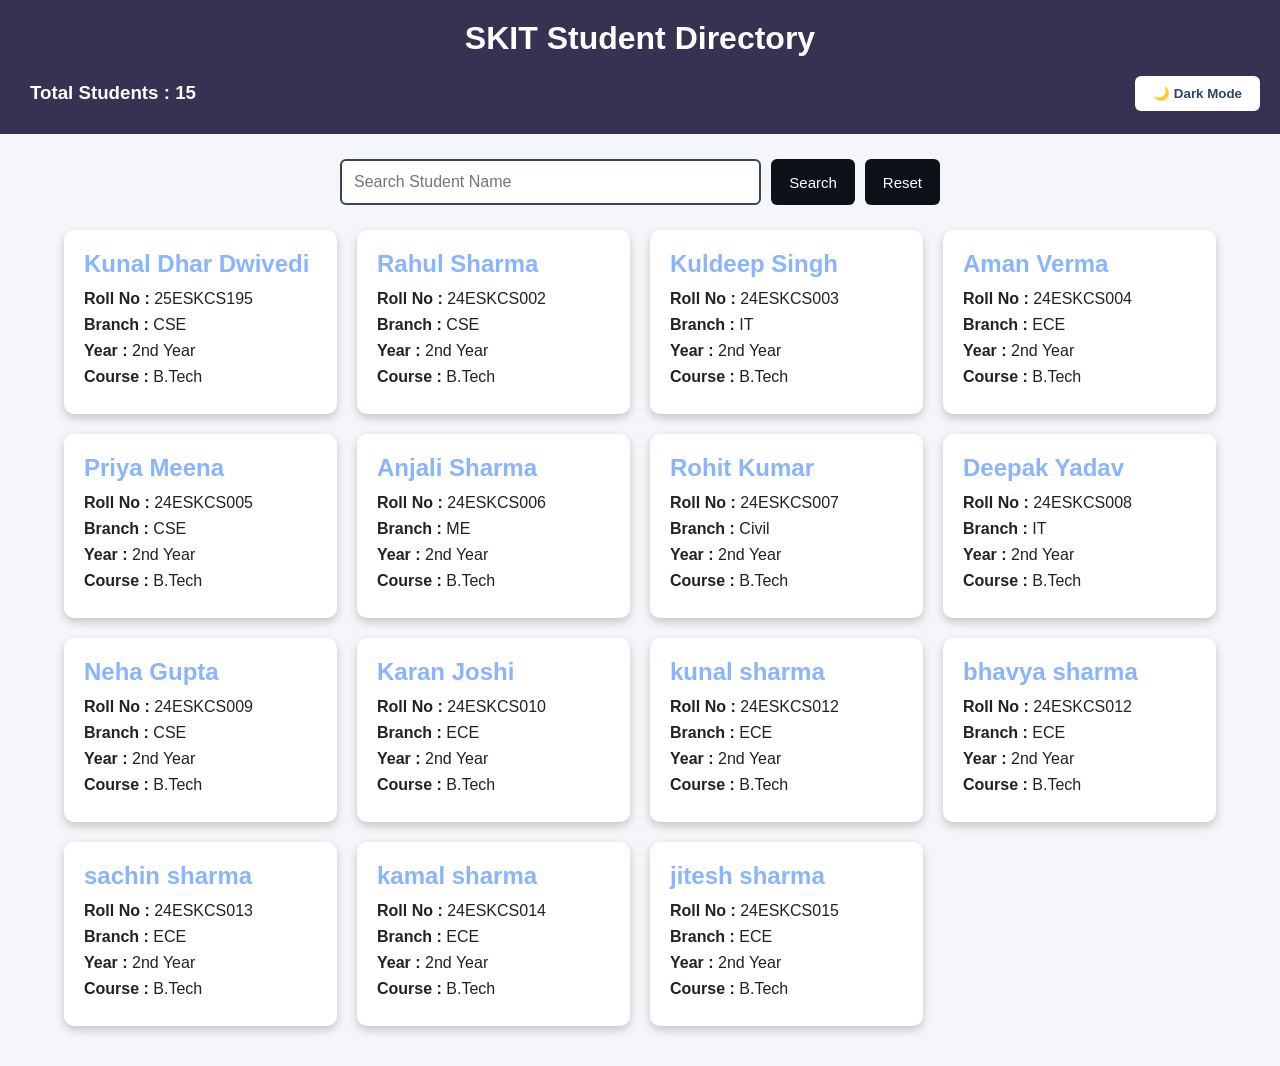
<file: Day 5/index.html>
<!DOCTYPE html>
<html lang="en">
<head>
    <meta charset="UTF-8">
    <meta name="viewport" content="width=device-width, initial-scale=1.0">
    <title>SKIT Student Directory</title>

    <link rel="stylesheet" href="style.css">
</head>
<body>

<header>
    <h1>SKIT Student Directory</h1>

    <div class="top-bar">

        <h3>Total Students : <span id="totalStudent">10</span></h3>

        <button id="modeBtn" onclick="darkMode()">
            🌙 Dark Mode
        </button>

    </div>

</header>

<div class="search-box">

<input
type="text"
id="search"
placeholder="Search Student Name">

<button onclick="searchStudent()">
Search
</button>

<button onclick="resetStudents()">
Reset
</button>

</div>

<div id="message"></div>

<div id="studentContainer">

</div>

<script src="script.js"></script>

</body>
</html>
</file>
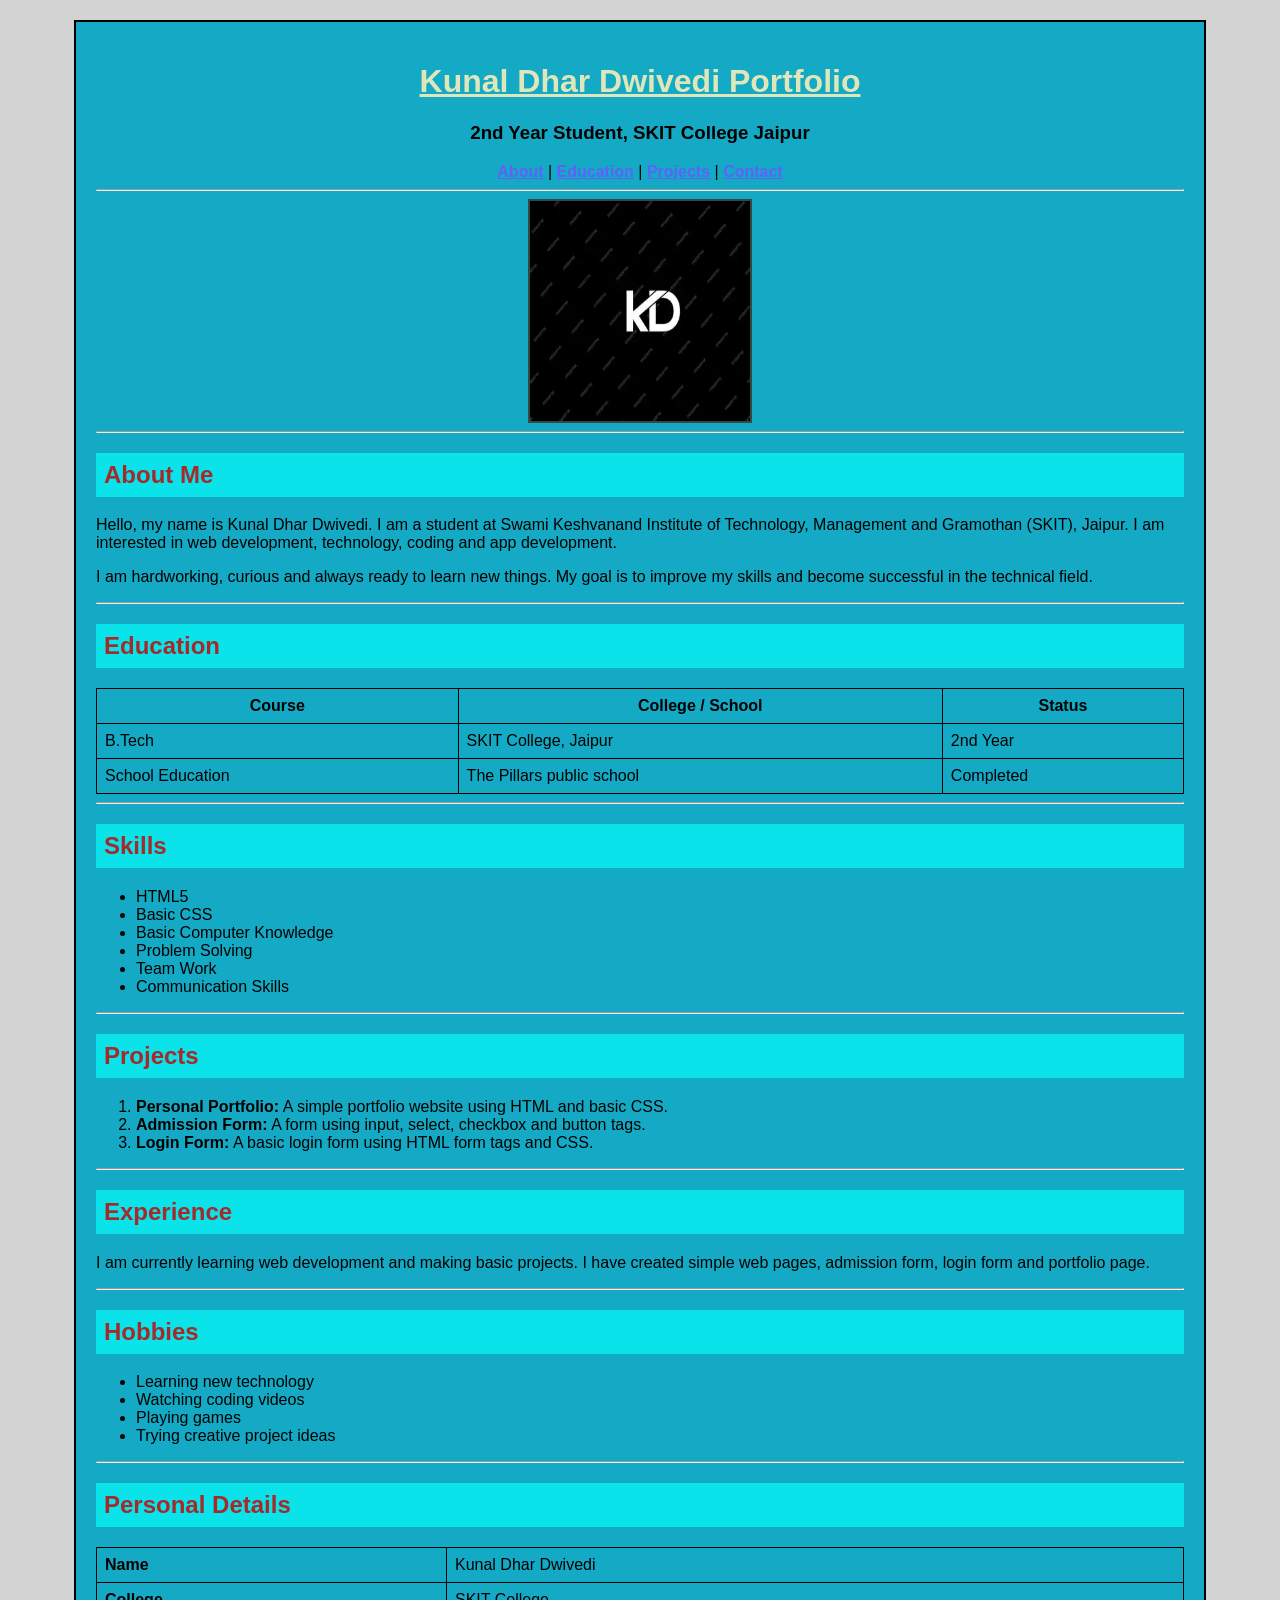
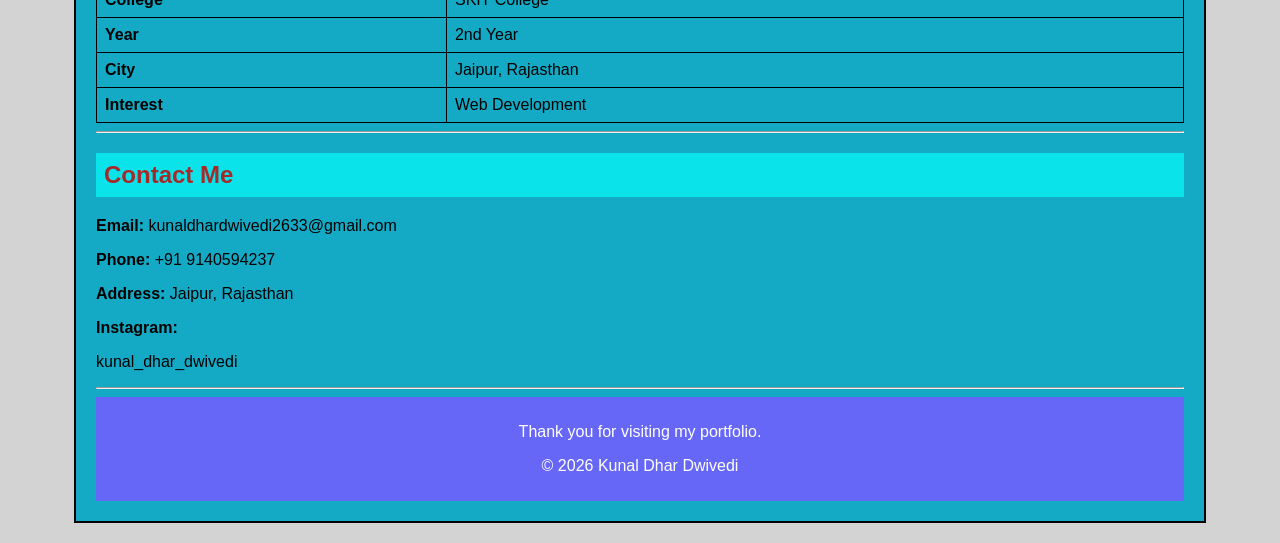
<file: Day 1/kunal portfolio/index.html>
<!DOCTYPE html>
<html lang="en">
<head>
    <meta charset="UTF-8">
    <meta name="viewport" content="width=device-width, initial-scale=1.0">
    <title>Kunal Dhar Dwivedi Portfolio</title>
    <style>
        body{
            background-color: lightgray;
            font-family: Arial;
            margin: 0;
        }
        .container{
            width: 85%;
            background-color: rgb(20, 170, 197);
            margin: 20px auto;
            padding: 20px;
            border: 2px solid black;
        }
        h1{
            color: rgb(223, 231, 186);
            text-align: center;
        }
        h2{
            color: brown;
            background-color: #0be3eb;
            padding: 8px;
        }
        p, li, td, th{
            font-size: 16px;
        }
        img{
            display: block;
            margin-left: auto;
            margin-right: auto;
            width: 220px;
            height: 220px;
            border: 2px solid rgb(53, 72, 73);
        }
        table{
            width: 100%;
            border-collapse: collapse;
        }
        th, td{
            border: 1px solid black;
            padding: 8px;
        }
        a{
            color: rgb(97, 97, 250);
            font-weight: bold;
        }
        footer{
            text-align: center;
            background-color: rgb(103, 103, 247);
            color: white;
            padding: 10px;
        }
    </style>
</head>
<body>
    <div class="container">
        <header>
            <h1><u>Kunal Dhar Dwivedi Portfolio</u></h1>
            <center>
                <h3>2nd Year Student, SKIT College Jaipur</h3>
                <a href="#about">About</a> |
                <a href="#education">Education</a> |
                <a href="#projects">Projects</a> |
                <a href="#contact">Contact</a>
            </center>
        </header>

        <hr>

        <img src="kd.webp" alt="Mayank Pancholi Photo">

            <hr>

        <main>
            <section id="about">
                <h2>About Me</h2>
                <p>
                    Hello, my name is Kunal Dhar Dwivedi. I am a student at Swami Keshvanand
                    Institute of Technology, Management and Gramothan (SKIT), Jaipur.
                    I am interested in web development, technology, coding and app development.
                </p>
                <p>
                    I am hardworking, curious and always ready to learn new things. My goal is
                    to improve my skills and become successful in the technical field.
                </p>
            </section>

            <hr>

            <section id="education">
                <h2>Education</h2>
                <table>
                    <tr>
                        <th>Course</th>
                        <th>College / School</th>
                        <th>Status</th>
                    </tr>
                    <tr>
                        <td>B.Tech</td>
                        <td>SKIT College, Jaipur</td>
                        <td>2nd Year</td>
                    </tr>
                    <tr>
                        <td>School Education</td>
                        <td>The Pillars public school</td>
                        <td>Completed</td>
                    </tr>
                </table>
            </section>

            <hr>

            <section>
                <h2>Skills</h2>
                <ul>
                    <li>HTML5</li>
                    <li>Basic CSS</li>
                    <li>Basic Computer Knowledge</li>
                    <li>Problem Solving</li>
                    <li>Team Work</li>
                    <li>Communication Skills</li>
                </ul>
            </section>

            <hr>

            <section id="projects">
                <h2>Projects</h2>
                <ol>
                    <li><b>Personal Portfolio:</b> A simple portfolio website using HTML and basic CSS.</li>
                    <li><b>Admission Form:</b> A form using input, select, checkbox and button tags.</li>
                    <li><b>Login Form:</b> A basic login form using HTML form tags and CSS.</li>
                </ol>
            </section>

            <hr>

            <section>
                <h2>Experience</h2>
                <p>
                    I am currently learning web development and making basic projects.
                    I have created simple web pages, admission form, login form and portfolio page.
                </p>
            </section>

            <hr>

            <section>
                <h2>Hobbies</h2>
                <ul>
                    <li>Learning new technology</li>
                    <li>Watching coding videos</li>
                    <li>Playing games</li>
                    <li>Trying creative project ideas</li>
                </ul>
            </section>

            <hr>

            <section>
                <h2>Personal Details</h2>
                <table>
                    <tr>
                        <td><b>Name</b></td>
                        <td>Kunal Dhar Dwivedi</td>
                    </tr>
                    <tr>
                        <td><b>College</b></td>
                        <td>SKIT College</td>
                    </tr>
                    <tr>
                        <td><b>Year</b></td>
                        <td>2nd Year</td>
                    </tr>
                    <tr>
                        <td><b>City</b></td>
                        <td>Jaipur, Rajasthan</td>
                    </tr>
                    <tr>
                        <td><b>Interest</b></td>
                        <td>Web Development</td>
                    </tr>
                </table>
            </section>

            <hr>

            <section id="contact">
                <h2>Contact Me</h2>
                <p><b>Email:</b> kunaldhardwivedi2633@gmail.com</p>
                <p><b>Phone:</b> +91 9140594237</p>
                <p><b>Address:</b> Jaipur, Rajasthan</p>
                <p>
                    <b>Instagram:</b>
                    <p>kunal_dhar_dwivedi</p>
                </p>
            </section>
        </main>

        <hr>

        <footer>
            <p>Thank you for visiting my portfolio.</p>
            <p>&copy; 2026 Kunal Dhar Dwivedi</p>
        </footer>
    </div>
</body>
</html>
</file>
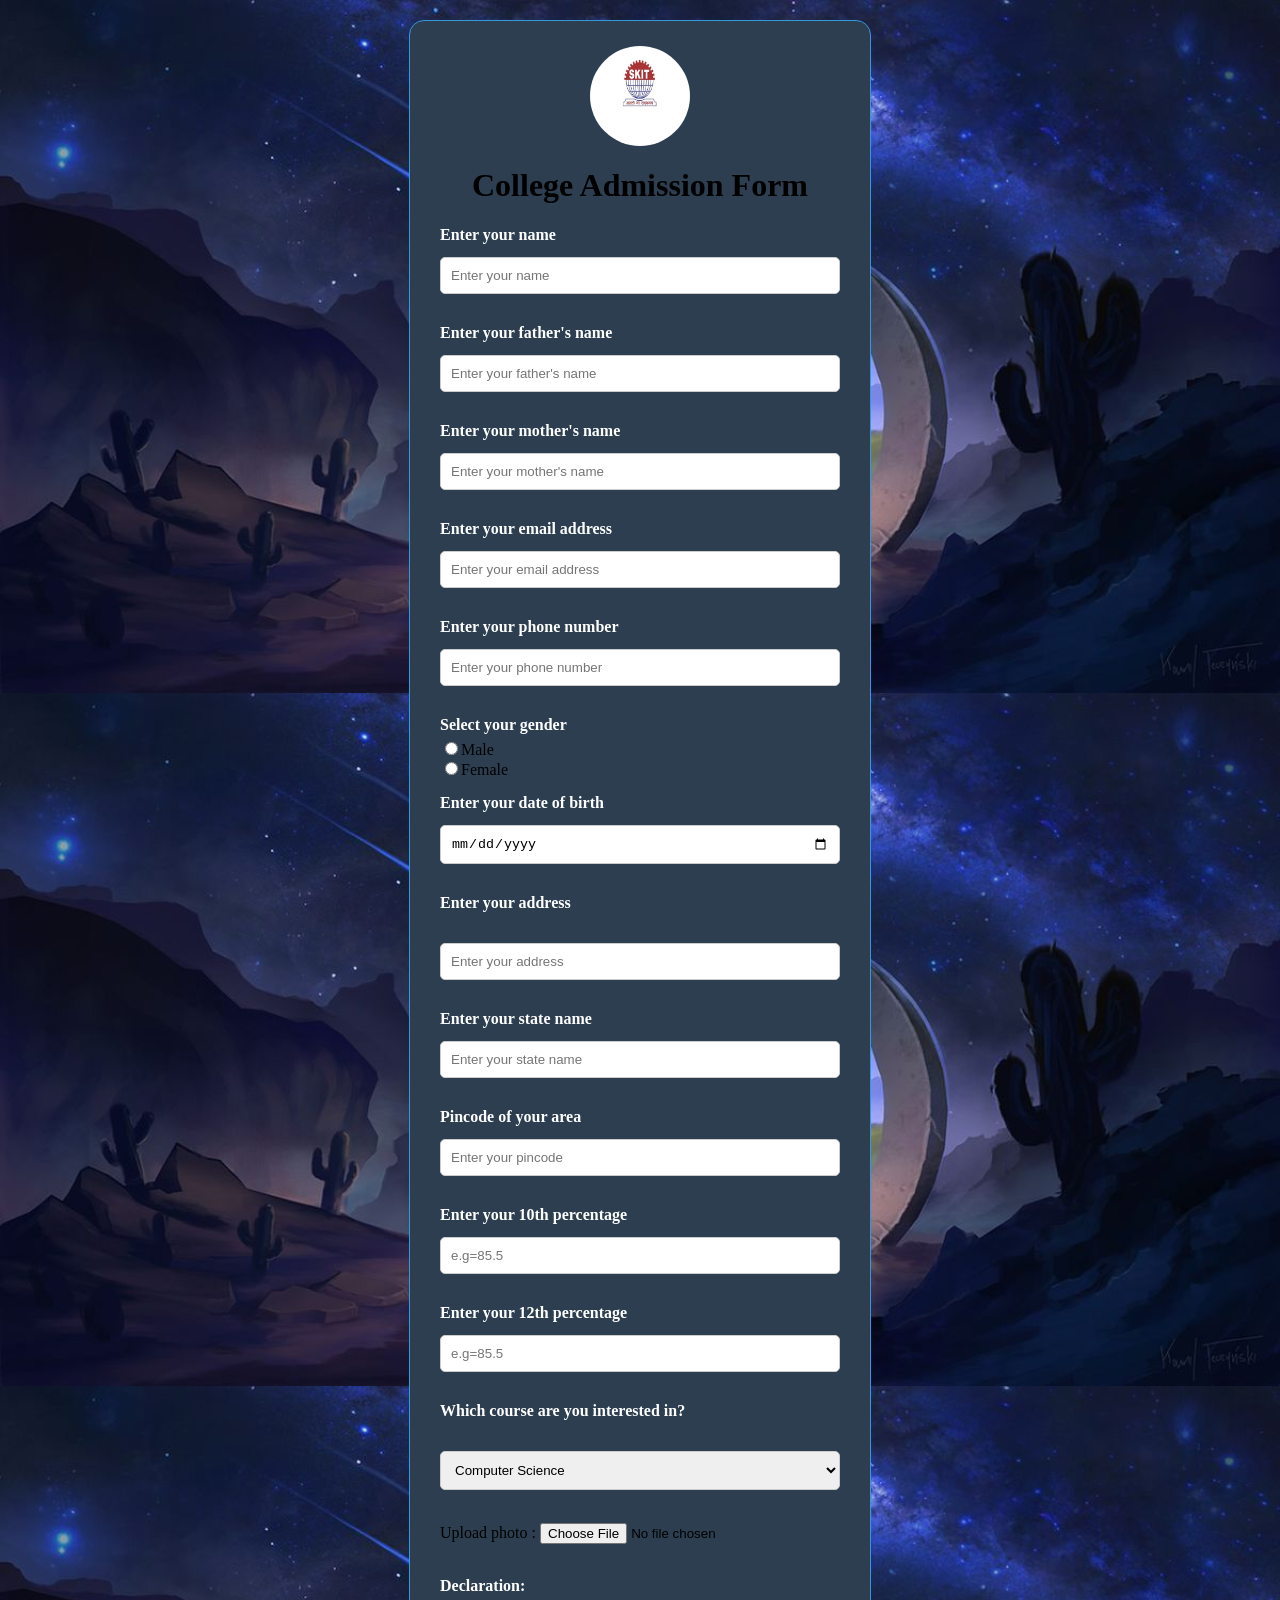
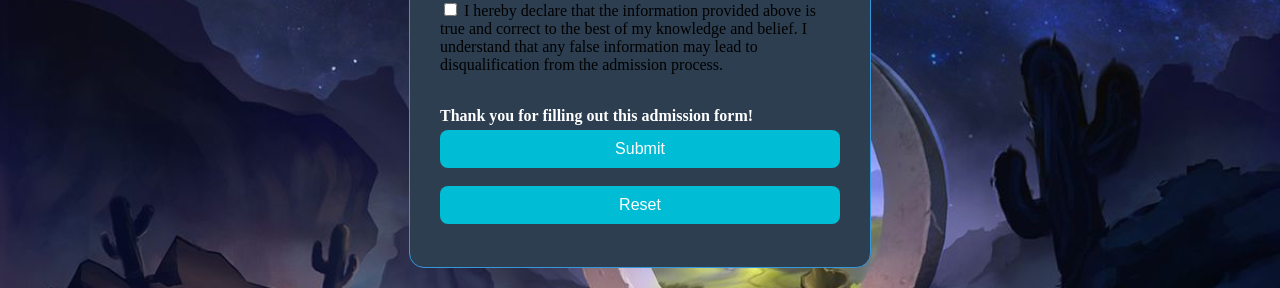
<file: Day 2/admission/index.html>
<!DOCTYPE html>
<html lang="en">
<head>
    <meta charset="UTF-8">
    <meta name="viewport" content="width=device-width, initial-scale=1.0">
    <title>Admission Form</title>
</head>
<body>
   <style>
        body{
            margin: 0;
            background-image: url('background.jpg');
            background-size: contain;
            display: flex;
            justify-content: center;
            align-items: center;
            min-height: 100vh;
            
        }
        p ,label{
            color: white;
            margin-top:15px;
            margin-bottom: 5px;
            font-size: 16px;
            font-weight: bold;
        }
        .container{  
            width:400px;
            background-color: #2c3e50;
            border:1px solid #3498db;
            border-radius: 15px;
            padding: 25px 30px 25px 30px;
            margin: 20px auto;
            box-shadow: 0 10 25px rgba(0,0,0,0.5);
        }
        h2{

            margin-bottom: 20px;
            text-align: center;
            color: white;
            text-shadow: 2px 2px 5px black;
            font-size: 32px; 
        }
        input[type="text"],
         input[type="email"], 
         input[type="number"],
          input[type="date"],
           select,
            textarea{
            width: 100%;
            padding: 10px;
            margin: 8px 0 15px;
            border: 1px solid #ccc;
            border-radius: 5px;
            box-sizing: border-box;
        }
        button{
            width: 100%;
            padding: 10px ;
            background-color:#00bcd4;
            color: white;
            border: none;
            border-radius: 8px;
            cursor: pointer;
            font-size: 16px;
            transition: 0.3s;
        }
        button:hover{
            background-color: #0097a7;
            transform: scale(1.05);
        }
        </style>
</head>
<body>
    <div class="container">
        <img src="logo.png" alt="Logo" style="display: block; margin: 0 auto; width: 100px; height: 100px; border-radius: 50%;">
        <h1 align="center">College Admission Form</h1>
        <form action="" method="post">
        <p>Enter your name</p>
        <input type="text" placeholder ="Enter your name" required>
        <br>
        <p>Enter your father's name</p>
        <input type="text" placeholder ="Enter your father's name" required>
        <br>
        <p>Enter your mother's name</p>
        <input type="text" placeholder ="Enter your mother's name" required>
        <br>
        <p>Enter your email address</p>
        <input type="email" placeholder ="Enter your email address" required>
        <br>
        <p>Enter your phone number</p>
        <input type="number" placeholder ="Enter your phone number" required>
        <br>
        <p>Select your gender</p>
        <lable for ="id 100">
            <input type ="radio"value="male"name ="gender" id="100">Male
        </lable>
        <br>
        <lable for ="id 101">
            <input type ="radio" value ="female" name ="gender" id="101">Female
        </lable>
        <br>
        <p>Enter your date of birth</p>
        <input type ="date" required>
        <br>
        <p>Enter your address</p>
        <br>
        <input type="text" placeholder ="Enter your address" required>
        <br>
        <p>Enter your state name</p>
        <input type="text" placeholder="Enter your state name" required>
        <br>
        <p>Pincode of your area </p>
        <input type="number" placeholder="Enter your pincode" required>
        <br>
        <p>Enter your 10th percentage</p>
        <input type="number" placeholder="e.g=85.5" min="0" max="100" step="0.001" required>
        <br>
        <p>Enter your 12th percentage</p>
        <input type="number" placeholder="e.g=85.5" min="0" max="100" step="0.001" required>
        <br>
        <p>Which course are you interested in?</p>
        <br>
        <select name ="course" id="course" required>
            <option value="computer_science">Computer Science</option>
            <br>
            <option value="mechanical_engineering">Mechanical Engineering</option>
            <br>
            <option value="civil_engineering">Civil Engineering</option>
            <br>
            <option value="electrical_engineering">Electrical Engineering</option>
            <br>
        </select>
        <br><br>
        <lable>Upload photo :</lable>
        <input type="file" name="photo" id="photo" accept =".jpg,.jpeg,.png" required> 
        <br><br>
        <p><b>Declaration:</b></p>
        <input type="checkbox" name="declaration" value="agree" required> I hereby declare that the information provided above is true and correct to the best of my knowledge and belief. I understand that any false information may lead to disqualification from the admission process.
        <br><br>
        <p><b>Thank you for filling out this admission form!</b></p>
        <button type="submit">Submit</button>
        <br><br>
         <button type="reset">Reset</button>
         <br><br>
         
    </form>
</body>
</html>
</file>
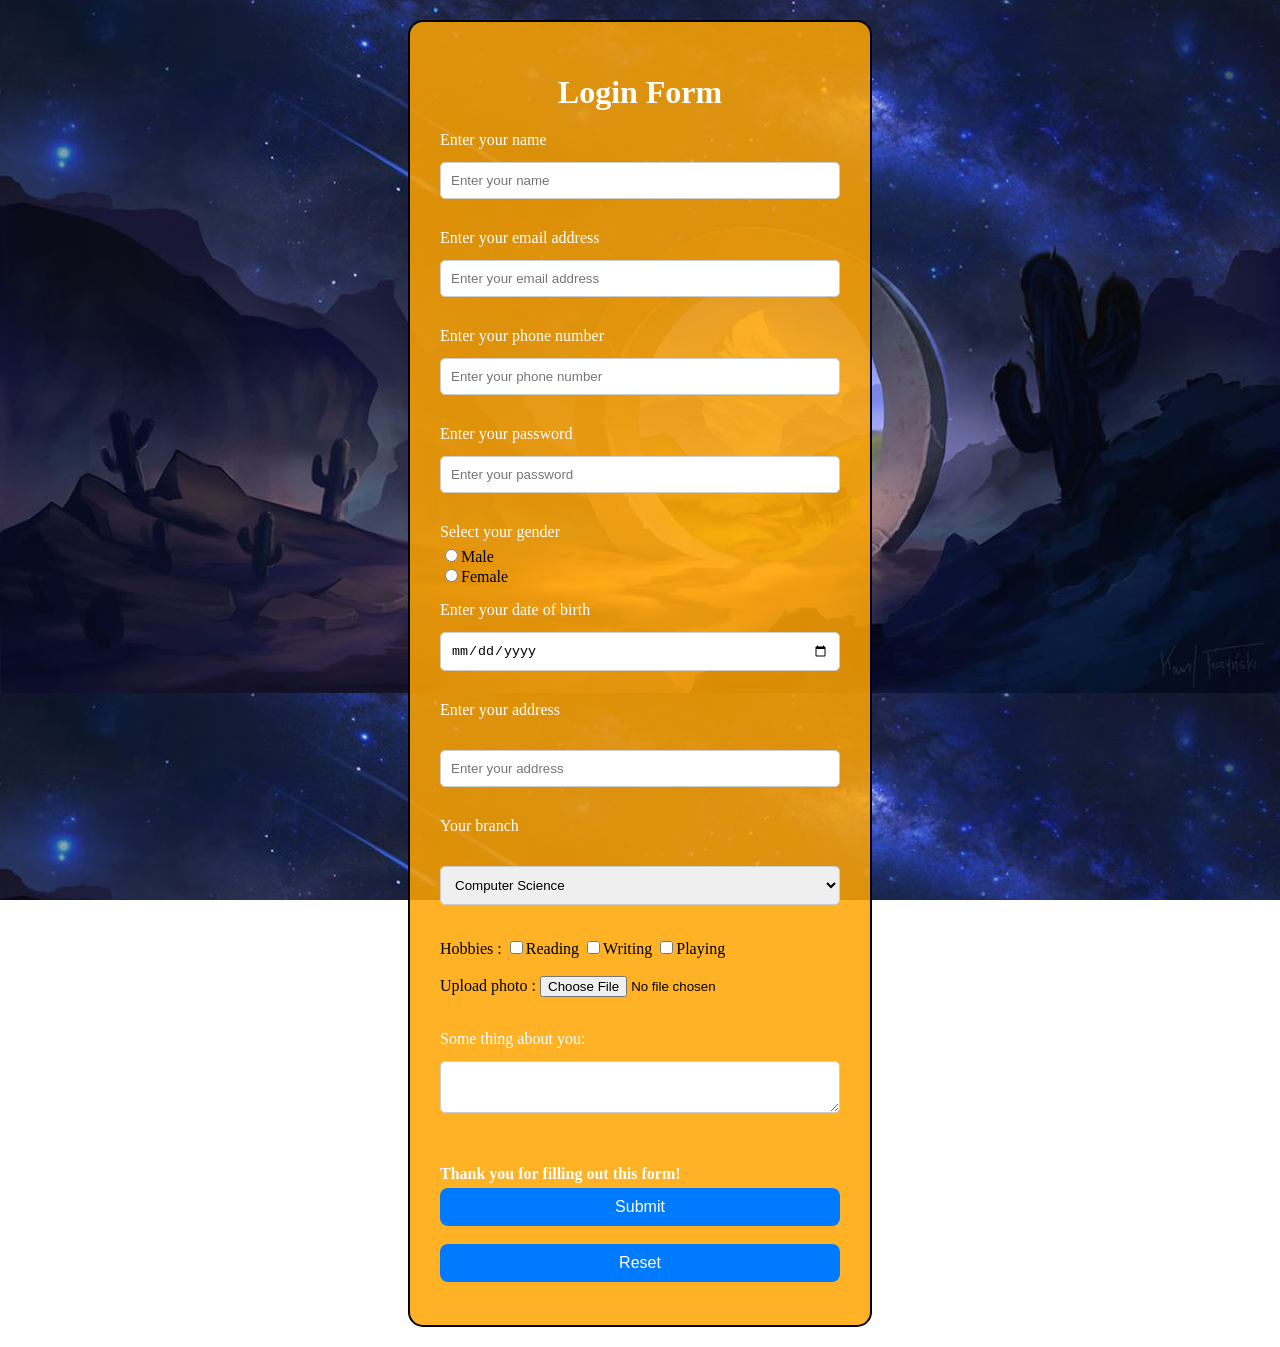
<file: Day 2/login/index.html>
<!DOCTYPE html>
<html lang="en">
<head>
    <meta charset="UTF-8">
    <meta name="viewport" content="width=device-width, initial-scale=1.0">
    <title>login form</title>
    <style>
        body{
            margin: 0;
            background-image: url('background.jpg');
            background-size: contain;
            display: flex;
            justify-content: center;
            align-items: center;
            background-attachment: fixed;
            min-height: 100vh;
        }
        p ,label{
            color: white;
            margin-top:15px;
            margin-bottom: 5px;
        }
        .container{
            width:400px;
            background-color: rgba(255, 165, 0, 0.85);
            border:2px solid black;
            border-radius: 15px;
            padding: 25px 30px 25px 30px;
            margin: 20px auto;
            box-shadow: 0 10 25px rgba(0,0,0,0.5);
        }
        h2{
            margin-bottom: 20px;
            text-align: center;
            color: white;
            font-size: 32px; 
        }
        input[type="text"],
         input[type="email"], 
         input[type="number"],
          input[type="date"],
          input[type="password"],
           select,
            textarea{
            width: 100%;
            padding: 10px;
            margin: 8px 0 15px;
            border: 1px solid #ccc;
            border-radius: 5px;
            box-sizing: border-box;
        }
        button{
            width: 100%;
            padding: 10px ;
            background-color:#007bff;
            color: white;
            border: none;
            border-radius: 8px;
            cursor: pointer;
            font-size: 16px;
            transition: 0.3s;
        }
        button:hover{
            background-color: #0056b3;
            transform: scale(1.03);
        }
        </style>
</head>
<body>
    <div class="container">
        <h2>Login Form</h2>
        <form action="" method="post">
        <p>Enter your name</p>
        <input type="text" placeholder ="Enter your name" required>
        <br>
        <p>Enter your email address</p>
        <input type="email" placeholder ="Enter your email address" required>
        <br>
        <p>Enter your phone number</p>
        <input type="number" placeholder ="Enter your phone number" required>
        <br>
        <p>Enter your password</p>
        <input type="password" placeholder ="Enter your password" required>
        <br>
        <p>Select your gender</p>
        <lable for ="id 100">
            <input type ="radio"value="male"name ="gender" id="100">Male
        </lable>
        <br>
        <lable for ="id 101">
            <input type ="radio" value ="female" name ="gender" id="101">Female
        </lable>
        <br>
        <p>Enter your date of birth</p>
        <input type ="date" required>
        <br>
        <p>Enter your address</p>
        <br>
        <input type="text" placeholder ="Enter your address" required>
        <br>
        <p>Your branch</p>
        <br>
        <select name ="site review" id="review" required>
            <option value="Computer Science">Computer Science</option>
            <br>
            <option value="Electrical Engineering">Electrical Engineering</option>
            <br>
            <option value="Mechanical Engineering">Mechanical Engineering</option>
            <br>
            <option value="Civil Engineering">Civil Engineering</option>
            <br>
        </select>
        <br><br>
        <lable>Hobbies :</lable>
        <input type="checkbox" name="Hobbies" value="Reading">Reading
        <input type="checkbox" name="Hobbies" value="Writing" >Writing
        <input type="checkbox" name="Hobbies" value="Playing">Playing
        <br><br>
        <lable>Upload photo :</lable>
        <input type="file" name="photo" id="photo" required> 
        <br><br>
         <p>Some thing about you:</p>
        <textarea name="text" id="102" placeholder="Tell us about yourself..." required>      
        </textarea>
        <br><br>
        <p><b>Thank you for filling out this form!</b></p>
        <button type="submit">Submit</button>
        <br><br>
         <button type="reset">Reset</button>
         <br><br>
         
    </form>
</body>
</html>
</file>
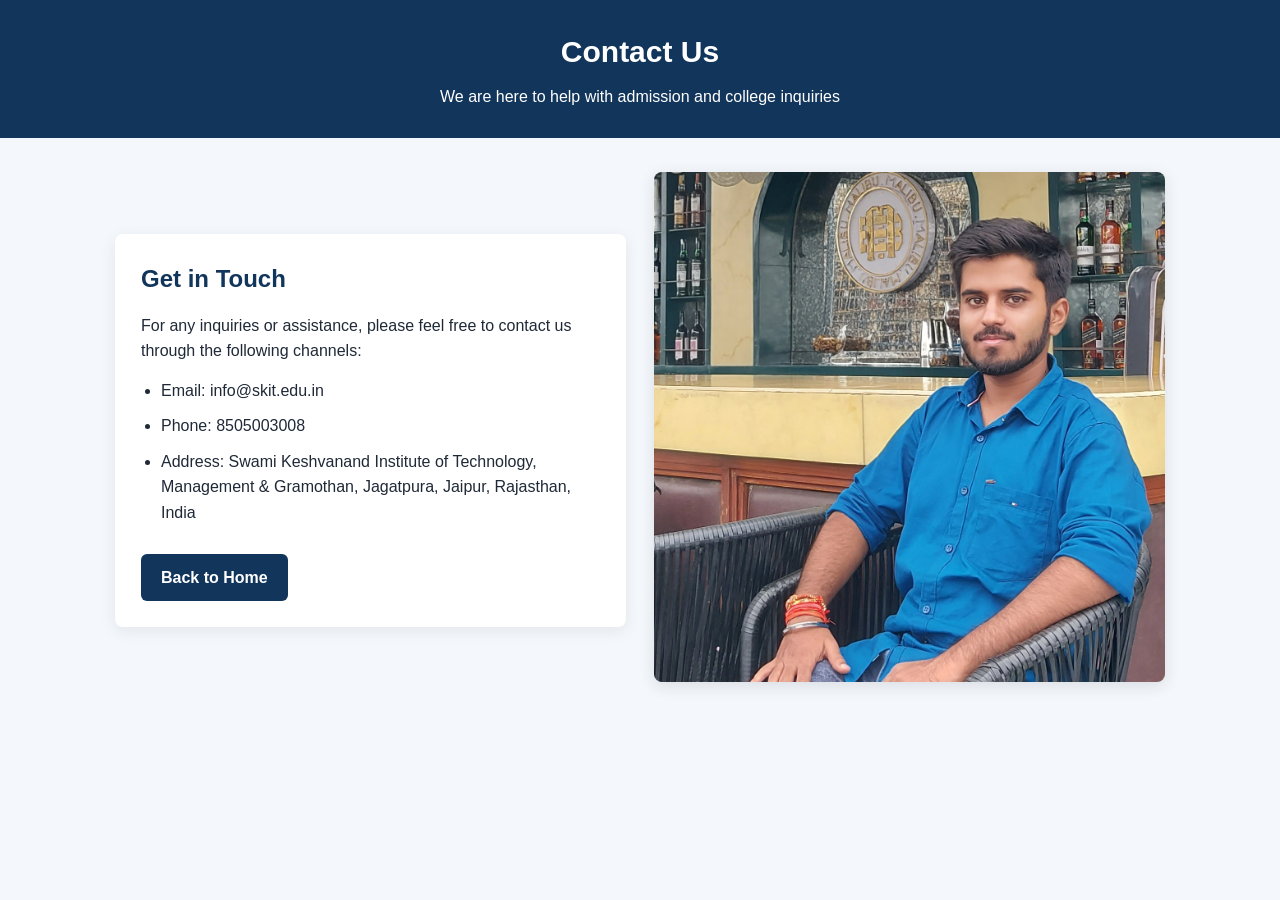
<file: Day 3/contact.html>
<!DOCTYPE html>
<html lang="en">
<head>
    <meta charset="UTF-8">
    <meta name="viewport" content="width=device-width, initial-scale=1.0">
    <title>Contact Us</title>
    <style>
        * {
            box-sizing: border-box;
            margin: 0;
            padding: 0;
            font-family: Arial, Helvetica, sans-serif;
        }

        body {
            background-color: #f4f7fb;
            color: #1f2937;
            line-height: 1.6;
        }

        header {
            background-color: #12355b;
            color: white;
            text-align: center;
            padding: 28px 20px;
        }

        header h1 {
            font-size: 30px;
            margin-bottom: 8px;
        }

        .contact-section {
            display: flex;
            align-items: center;
            gap: 28px;
            width: min(1050px, 92%);
            margin: 34px auto;
        }

        .contact-card {
            flex: 1 1 360px;
            background-color: white;
            padding: 26px;
            border-radius: 8px;
            box-shadow: 0 4px 16px rgba(31, 41, 55, 0.08);
        }

        .contact-card h2 {
            color: #12355b;
            margin-bottom: 14px;
        }

        .contact-card ul {
            padding-left: 20px;
            margin-top: 14px;
        }

        .contact-card li {
            margin-bottom: 10px;
        }

        .contact-image {
            flex: 1 1 360px;
        }

        .contact-image img {
            width: 100%;
            border-radius: 8px;
            box-shadow: 0 4px 16px rgba(31, 41, 55, 0.12);
        }

        .btn {
            display: inline-block;
            margin-top: 18px;
            padding: 11px 20px;
            border-radius: 6px;
            background-color: #12355b;
            color: white;
            text-decoration: none;
            font-weight: bold;
        }

        .btn:hover {
            background-color: #0b2440;
        }

        @media (max-width: 800px) {
            .contact-section {
                flex-direction: column;
            }
        }
    </style>
</head>
<body>
    <header>
        <h1>Contact Us</h1>
        <p>We are here to help with admission and college inquiries</p>
    </header>

    <main class="contact-section">
        <section class="contact-card">
            <h2>Get in Touch</h2>
            <p>For any inquiries or assistance, please feel free to contact us through the following channels:</p>
            <ul>
                <li>Email: info@skit.edu.in</li>
                <li>Phone: 8505003008</li>
                <li>Address: Swami Keshvanand Institute of Technology, Management & Gramothan, Jagatpura, Jaipur, Rajasthan, India</li>
            </ul>
            <a class="btn" href="index.html">Back to Home</a>
        </section>

        <div class="contact-image">
            <img src="KD.jpeg" alt="Contact SKIT">
        </div>
    </main>
</body>
</html>
</file>
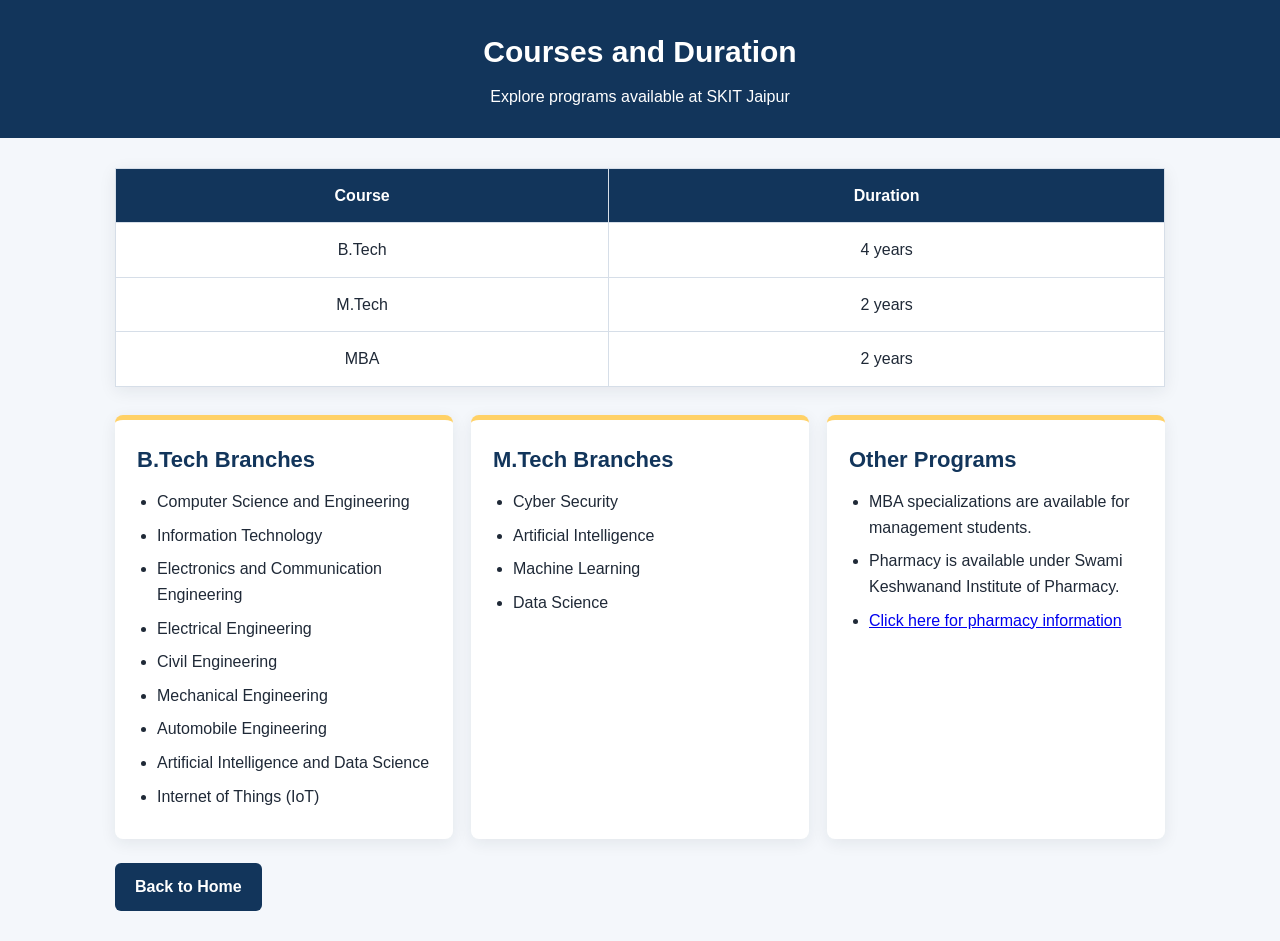
<file: Day 3/course.html>
<!DOCTYPE html>
<html lang="en">
<head>
    <meta charset="UTF-8">
    <meta name="viewport" content="width=device-width, initial-scale=1.0">
    <title>Courses</title>
    <style>
        * {
            box-sizing: border-box;
            margin: 0;
            padding: 0;
            font-family: Arial, Helvetica, sans-serif;
        }

        body {
            background-color: #f4f7fb;
            color: #1f2937;
            line-height: 1.6;
        }

        header {
            background-color: #12355b;
            color: white;
            text-align: center;
            padding: 28px 20px;
        }

        header h1 {
            font-size: 30px;
            margin-bottom: 8px;
        }

        .container {
            width: min(1050px, 92%);
            margin: 30px auto;
        }

        table {
            width: 100%;
            border-collapse: collapse;
            background-color: white;
            box-shadow: 0 4px 16px rgba(31, 41, 55, 0.08);
            margin-bottom: 28px;
        }

        th {
            background-color: #12355b;
            color: white;
        }

        th,
        td {
            border: 1px solid #d6dee8;
            padding: 14px;
            text-align: center;
        }

        .course-grid {
            display: flex;
            flex-wrap: wrap;
            gap: 18px;
        }

        .course-card {
            flex: 1 1 280px;
            background-color: white;
            padding: 22px;
            border-radius: 8px;
            border-top: 5px solid #ffd166;
            box-shadow: 0 4px 16px rgba(31, 41, 55, 0.08);
        }

        .course-card h2 {
            color: #12355b;
            font-size: 22px;
            margin-bottom: 12px;
        }

        .course-card ul {
            padding-left: 20px;
        }

        .course-card li {
            margin-bottom: 8px;
        }

        .btn {
            display: inline-block;
            margin-top: 24px;
            padding: 11px 20px;
            border-radius: 6px;
            background-color: #12355b;
            color: white;
            text-decoration: none;
            font-weight: bold;
        }

        .btn:hover {
            background-color: #0b2440;
        }
    </style>
</head>
<body>
    <header>
        <h1>Courses and Duration</h1>
        <p>Explore programs available at SKIT Jaipur</p>
    </header>

    <main class="container">
        <table>
            <tr>
                <th>Course</th>
                <th>Duration</th>
            </tr>
            <tr>
                <td>B.Tech</td>
                <td>4 years</td>
            </tr>
            <tr>
                <td>M.Tech</td>
                <td>2 years</td>
            </tr>
            <tr>
                <td>MBA</td>
                <td>2 years</td>
            </tr>
        </table>

        <div class="course-grid">
            <section class="course-card">
                <h2>B.Tech Branches</h2>
                <ul>
                    <li>Computer Science and Engineering</li>
                    <li>Information Technology</li>
                    <li>Electronics and Communication Engineering</li>
                    <li>Electrical Engineering</li>
                    <li>Civil Engineering</li>
                    <li>Mechanical Engineering</li>
                    <li>Automobile Engineering</li>
                    <li>Artificial Intelligence and Data Science</li>
                    <li>Internet of Things (IoT)</li>
                </ul>
            </section>

            <section class="course-card">
                <h2>M.Tech Branches</h2>
                <ul>
                    <li>Cyber Security</li>
                    <li>Artificial Intelligence</li>
                    <li>Machine Learning</li>
                    <li>Data Science</li>
                </ul>
            </section>

            <section class="course-card">
                <h2>Other Programs</h2>
                <ul>
                    <li>MBA specializations are available for management students.</li>
                    <li>Pharmacy is available under Swami Keshwanand Institute of Pharmacy.</li>
                    <li><a href="https://www.skipjpr.org/" target="_blank">Click here for pharmacy information</a></li>
                </ul>
            </section>
        </div>

        <a class="btn" href="index.html">Back to Home</a>
    </main>
</body>
</html>
</file>
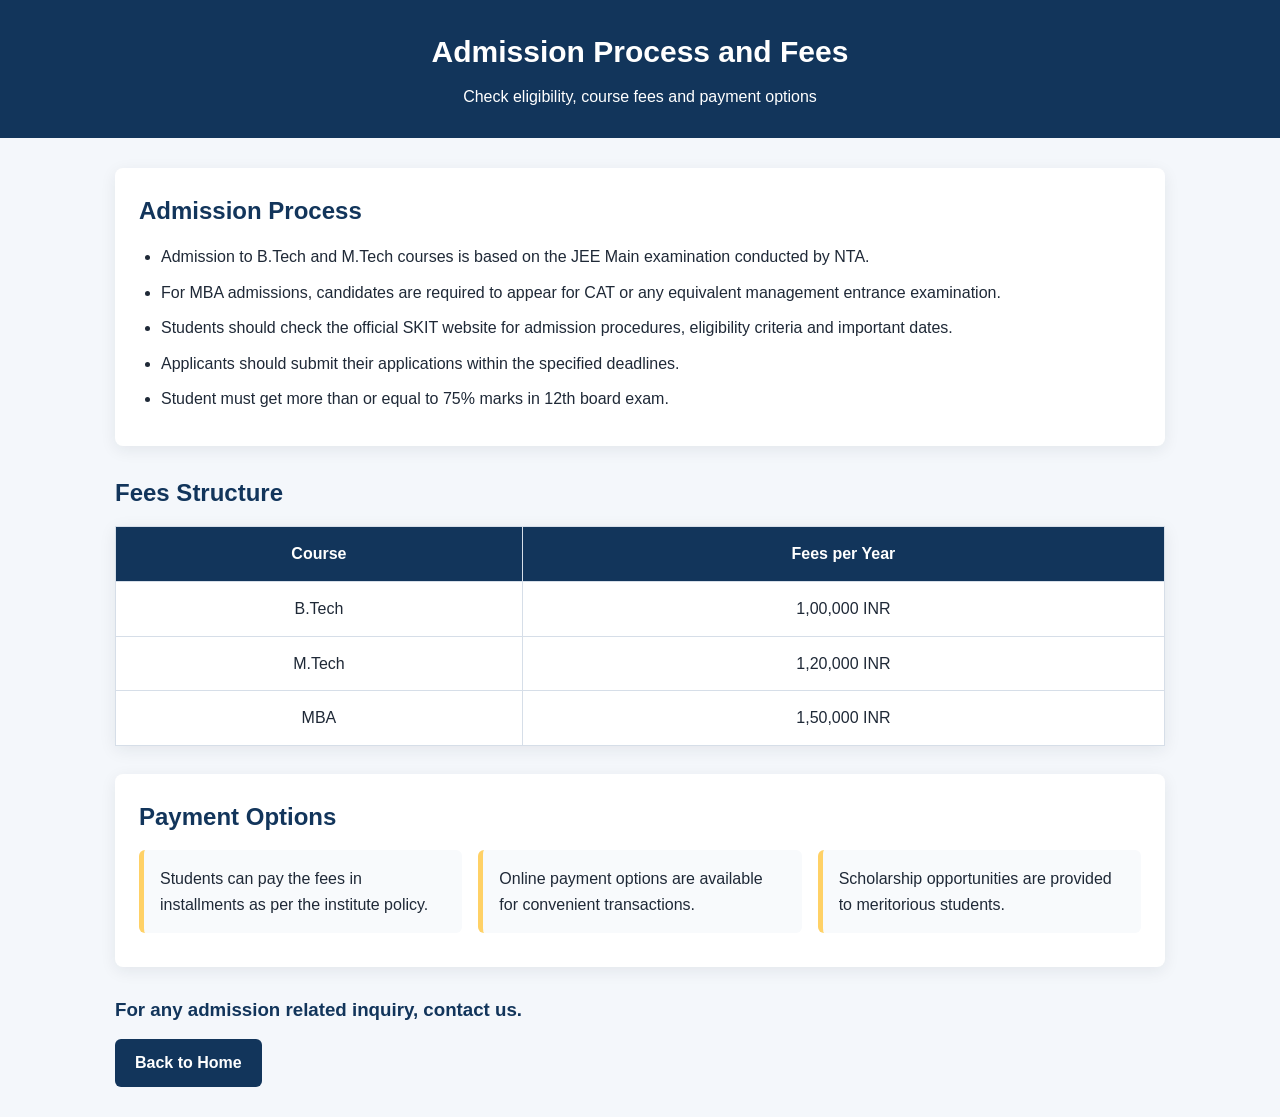
<file: Day 3/fee.html>
<!DOCTYPE html>
<html lang="en">
<head>
    <meta charset="UTF-8">
    <meta name="viewport" content="width=device-width, initial-scale=1.0">
    <title>Fees</title>
    <style>
        * {
            box-sizing: border-box;
            margin: 0;
            padding: 0;
            font-family: Arial, Helvetica, sans-serif;
        }

        body {
            background-color: #f4f7fb;
            color: #1f2937;
            line-height: 1.6;
        }

        header {
            background-color: #12355b;
            color: white;
            text-align: center;
            padding: 28px 20px;
        }

        header h1 {
            font-size: 30px;
            margin-bottom: 8px;
        }

        .container {
            width: min(1050px, 92%);
            margin: 30px auto;
        }

        .info-card,
        .payment-card {
            background-color: white;
            padding: 24px;
            border-radius: 8px;
            box-shadow: 0 4px 16px rgba(31, 41, 55, 0.08);
            margin-bottom: 28px;
        }

        h2,
        h3 {
            color: #12355b;
            margin-bottom: 14px;
        }

        ul {
            padding-left: 22px;
        }

        li {
            margin-bottom: 10px;
        }

        table {
            width: 100%;
            border-collapse: collapse;
            background-color: white;
            box-shadow: 0 4px 16px rgba(31, 41, 55, 0.08);
            margin-bottom: 28px;
        }

        th {
            background-color: #12355b;
            color: white;
        }

        th,
        td {
            border: 1px solid #d6dee8;
            padding: 14px;
            text-align: center;
        }

        .payment-options {
            display: flex;
            flex-wrap: wrap;
            gap: 16px;
            list-style: none;
            padding-left: 0;
        }

        .payment-options li {
            flex: 1 1 240px;
            border-left: 5px solid #ffd166;
            background-color: #f8fafc;
            padding: 16px;
            border-radius: 6px;
        }

        .btn {
            display: inline-block;
            padding: 11px 20px;
            border-radius: 6px;
            background-color: #12355b;
            color: white;
            text-decoration: none;
            font-weight: bold;
        }

        .btn:hover {
            background-color: #0b2440;
        }
    </style>
</head>
<body>
    <header>
        <h1>Admission Process and Fees</h1>
        <p>Check eligibility, course fees and payment options</p>
    </header>

    <main class="container">
        <section class="info-card">
            <h2>Admission Process</h2>
            <ul>
                <li>Admission to B.Tech and M.Tech courses is based on the JEE Main examination conducted by NTA.</li>
                <li>For MBA admissions, candidates are required to appear for CAT or any equivalent management entrance examination.</li>
                <li>Students should check the official SKIT website for admission procedures, eligibility criteria and important dates.</li>
                <li>Applicants should submit their applications within the specified deadlines.</li>
                <li>Student must get more than or equal to 75% marks in 12th board exam.</li>
            </ul>
        </section>

        <h2>Fees Structure</h2>
        <table>
            <tr>
                <th>Course</th>
                <th>Fees per Year</th>
            </tr>
            <tr>
                <td>B.Tech</td>
                <td>1,00,000 INR</td>
            </tr>
            <tr>
                <td>M.Tech</td>
                <td>1,20,000 INR</td>
            </tr>
            <tr>
                <td>MBA</td>
                <td>1,50,000 INR</td>
            </tr>
        </table>

        <section class="payment-card">
            <h2>Payment Options</h2>
            <ul class="payment-options">
                <li>Students can pay the fees in installments as per the institute policy.</li>
                <li>Online payment options are available for convenient transactions.</li>
                <li>Scholarship opportunities are provided to meritorious students.</li>
            </ul>
        </section>

        <h3>For any admission related inquiry, contact us.</h3>
        <a class="btn" href="index.html">Back to Home</a>
    </main>
</body>
</html>
</file>
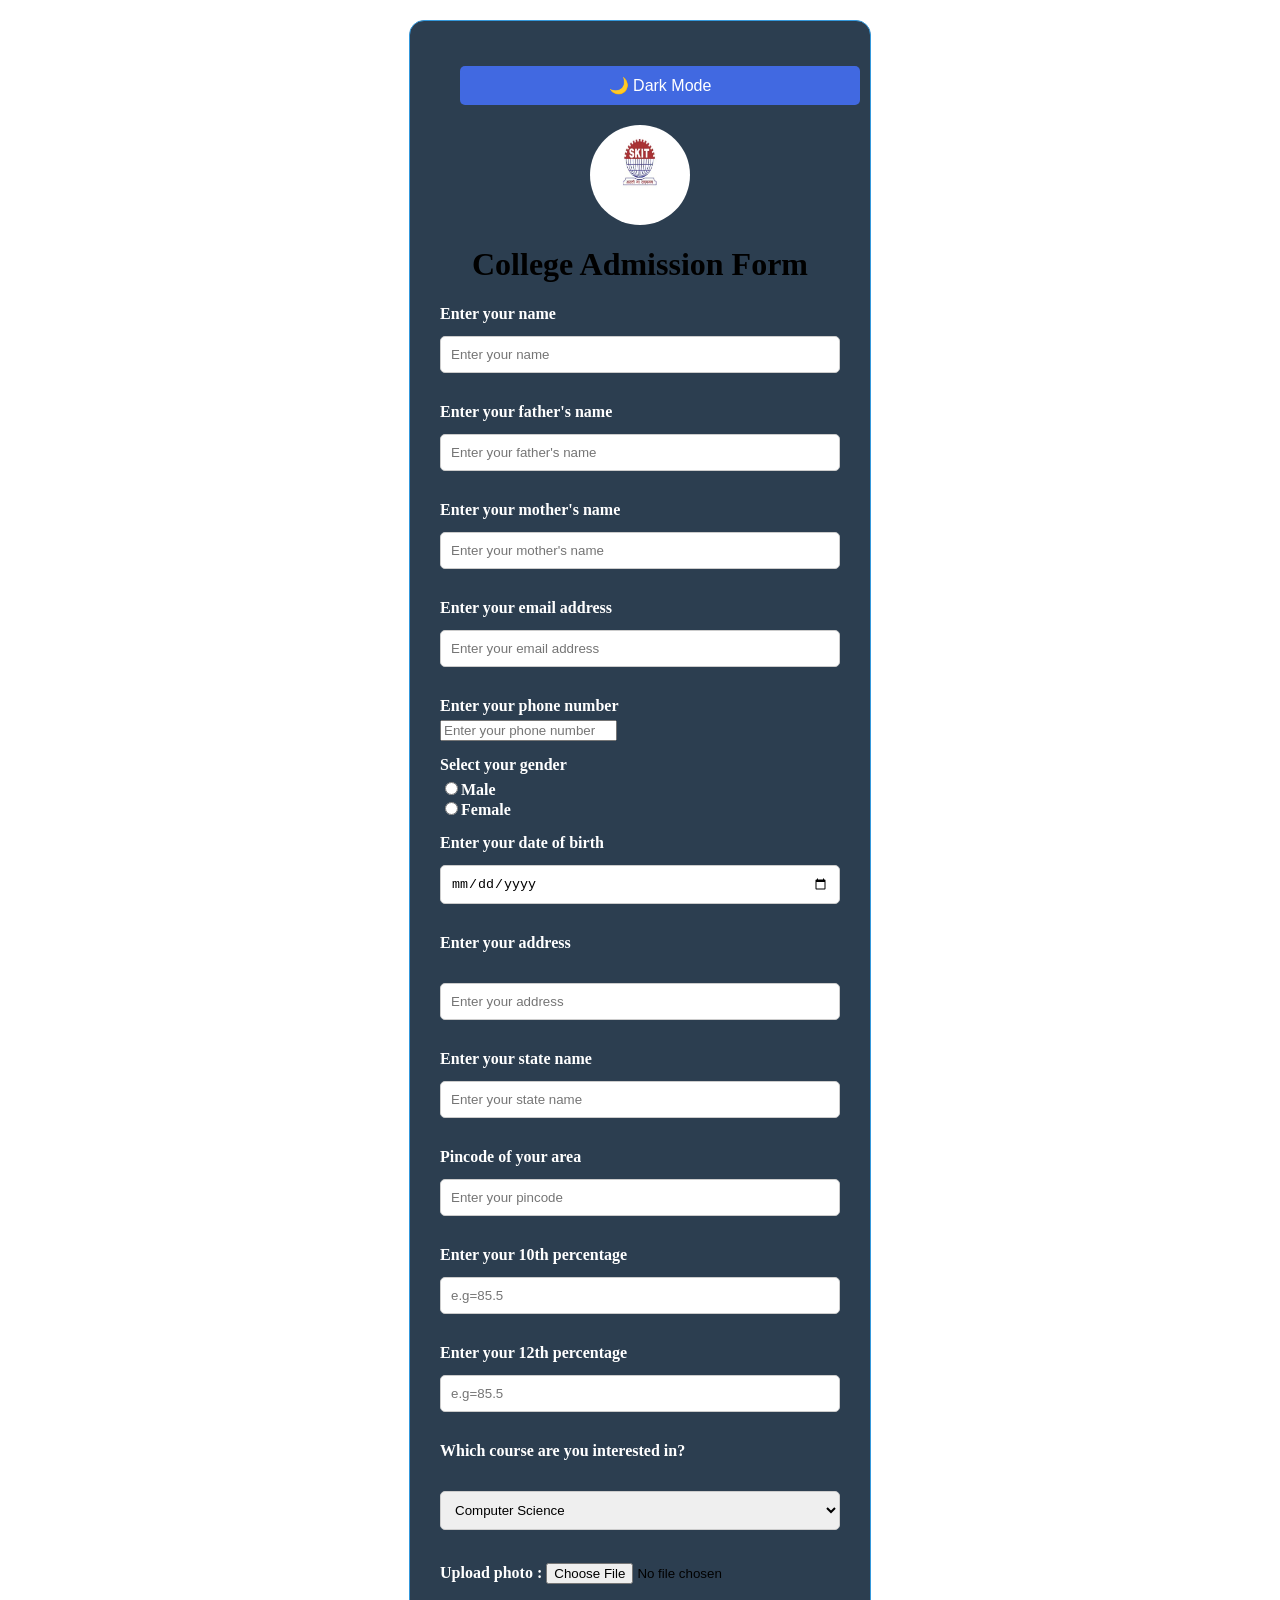
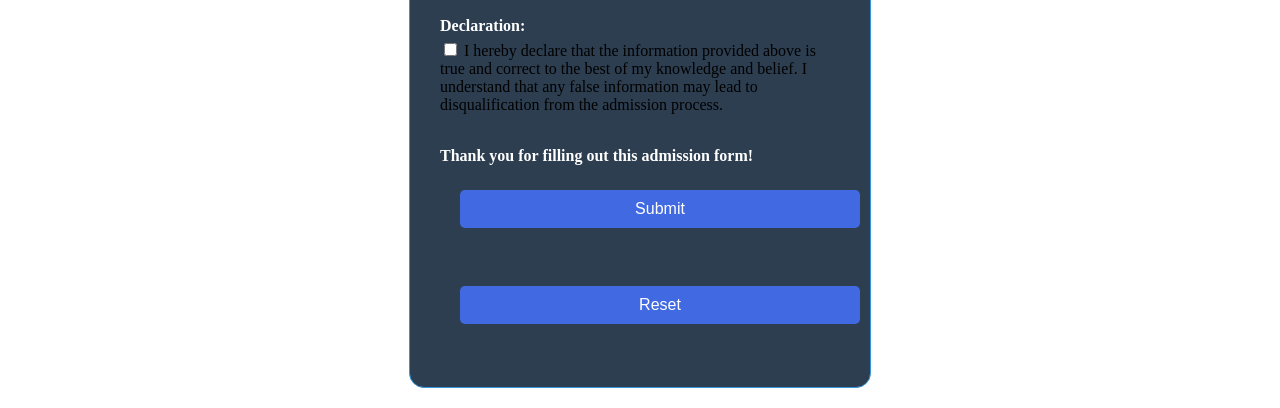
<file: Day 3/form.html>
<!DOCTYPE html>
<html lang="en">
<head>
    <meta charset="UTF-8">
    <meta name="viewport" content="width=device-width, initial-scale=1.0">
    <title>Admission Form</title>
</head>
<body>
   <style>
        body{
            /* margin: 0;
            background-image: url('background 5.jpg');
            background-size: cover;
            display: flex;
            justify-content: center;
            align-items: center;
            min-height: 100vh; */
            
        }
        p ,label{
            color: white;
            margin-top:15px;
            margin-bottom: 5px;
            font-size: 16px;
            font-weight: bold;
        }
        .container{
            width:400px;
            background-color: #2c3e50;
            border:1px solid #3498db;
            border-radius: 15px;
            padding: 25px 30px 25px 30px;
            margin: 20px auto;
            box-shadow: 0 10 25px rgba(0,0,0,0.5);
        }
        h2{

            margin-bottom: 20px;
            text-align: center;
            color: white;
            text-shadow: 2px 2px 5px black;
            font-size: 32px; 
        }
        input[type="text"],
         input[type="email"], 
         input[type="number"],
          input[type="date"],
           select,
            textarea{
            width: 100%;
            padding: 10px;
            margin: 8px 0 15px;
            border: 1px solid #ccc;
            border-radius: 5px;
            box-sizing: border-box;
        }
        button{
            width: 100%;
            padding: 10px ;
            background-color:#00bcd4;
            color: white;
            border: none;
            border-radius: 8px;
            cursor: pointer;
            font-size: 16px;
            transition: 0.3s;
            align-items: center;
        }
        button:hover{
            background-color: #0097a7;
            transform: scale(1.05);
        }
        body {
    background-color: white;
    color: black;
    transition: 0.4s;
}

.dark-mode {
    background-color: #121212;
    color: white;
}

button {
    padding: 10px 20px;
    border: none;
    background: royalblue;
    color: white;
    cursor: pointer;
    border-radius: 5px;
    margin: 20px;
    align-items: center;
}

button:hover {
    background: darkblue;
}
        </style>
<body>
    <div class="container">
        <button id="themeBtn">🌙 Dark Mode</button>
        <img src="logo.png " alt="Logo" style="display: block; margin: 0 auto; width: 100px; height: 100px; border-radius: 50%;">
        <h1 align="center">College Admission Form</h1>
        <form id="admissionForm" action="" method="post">
        <p>Enter your name</p>
        <input type="text" id="name" placeholder ="Enter your name" required>
        <br>
        <p>Enter your father's name</p>
        <input type="text" id="fatherName" placeholder ="Enter your father's name" required>
        <br>
        <p>Enter your mother's name</p>
        <input type="text" id="motherName" placeholder ="Enter your mother's name" required>
        <br>
        <p>Enter your email address</p>
        <input type="email" id="email" placeholder ="Enter your email address" required>
        <br>
        <p>Enter your phone number</p>
        <input type="tel" id="phone" placeholder ="Enter your phone number" required>
        <br>
        <p>Select your gender</p>
        <label for ="id 100">
            <input type ="radio" value="male" name ="gender" id="100">Male
        </label>
        <br>        
        <label for ="id 101">
            <input type ="radio" value ="female" name ="gender" id="101">Female
        </label>
        <br>
        <p>Enter your date of birth</p>
        <input type ="date" id="dob" required>
        <br>
        <p>Enter your address</p>
        <br>
        <input type="text" id="address" placeholder ="Enter your address" required>
        <br>
        <p>Enter your state name</p>
        <input type="text" id="state" placeholder="Enter your state name" required>
        <br>
        <p>Pincode of your area </p>
        <input type="number" id="pincode" placeholder="Enter your pincode" required>
        <br>
        <p>Enter your 10th percentage</p>
        <input type="number" id="tenth" placeholder="e.g=85.5" min="0" max="100" step="0.001" required>
        <br>
        <p>Enter your 12th percentage</p>
        <input type="number" id="twelfth"  placeholder="e.g=85.5" min="0" max="100" step="0.001" required>
        <br>
        <p>Which course are you interested in?</p>
        <br>
        <select name ="course" id="course" required>
            <option value="computer_science">Computer Science</option>
            <br>
            <option value="mechanical_engineering">Mechanical Engineering</option>
            <br>
            <option value="civil_engineering">Civil Engineering</option>
            <br>
            <option value="electrical_engineering">Electrical Engineering</option>
            <br>
        </select>
        <br><br>
        <label>Upload photo :</label>
        <input type="file" name="photo" id="photo" accept =".jpg,.jpeg,.png" required> 
        <br><br>
        <p><b>Declaration:</b></p>
        <input type="checkbox" id="declaration" name="declaration" value="agree" required> I hereby declare that the information provided above is true and correct to the best of my knowledge and belief. I understand that any false information may lead to disqualification from the admission process.
        <br><br>
        <p><b>Thank you for filling out this admission form!</b></p>
        <button type="submit">Submit</button>
        <br><br>
         <button type="reset">Reset</button>
         <br><br>
         
    </form>
<script>
const form = document.getElementById("admissionForm");

form.addEventListener("submit", function(e) {

    e.preventDefault();   

    let name = document.getElementById("name").value.trim();
    let father = document.getElementById("fatherName").value.trim();
    let mother = document.getElementById("motherName").value.trim();
    let email = document.getElementById("email").value.trim();
    let phone = document.getElementById("phone").value.trim();
    let dob = document.getElementById("dob").value;
    let address = document.getElementById("address").value.trim();
    let state = document.getElementById("state").value.trim();
    let pincode = document.getElementById("pincode").value.trim();
    let tenth = document.getElementById("tenth").value;
    let twelfth = document.getElementById("twelfth").value;
    let photo = document.getElementById("photo").value;
    let declaration = document.getElementById("declaration").checked;

    let gender = document.querySelector('input[name="gender"]:checked');

    if(name.length < 3){
        alert("Enter a valid name.");
        return;
    }

    if(father.length < 3){
        alert("Enter a valid father's name.");
        return;
    }

    if(mother.length < 3){
        alert("Enter a valid mother's name.");
        return;
    }

    let emailPattern = /^[^ ]+@[^ ]+\.[a-z]{2,3}$/;
    if(!emailPattern.test(email)){
        alert("Enter a valid email.");
        return;
    }

    let phonePattern = /^[6-9]\d{9}$/;
    if(!phonePattern.test(phone)){
        alert("Phone number must be 10 digits.");
        return;
    }

    if(!gender){
        alert("Please select your gender.");
        return;
    }

    if(dob === ""){
        alert("Select your date of birth.");
        return;
    }

    if(address.length < 5){
        alert("Enter your address.");
        return;
    }

    if(state.length < 3){
        alert("Enter your state.");
        return;
    }

    if(!/^\d{6}$/.test(pincode)){
        alert("Pincode must be 6 digits.");
        return;
    }

    if(tenth < 0 || tenth > 100){
        alert("10th percentage must be between 0 and 100.");
        return;
    }

    if(twelfth < 0 || twelfth > 100){
        alert("12th percentage must be between 0 and 100.");
        return;
    }

    if(photo === ""){
        alert("Please upload your photo.");
        return;
    }

    if(!declaration){
        alert("Please accept the declaration.");
        return;
    }
    alert("Form Submitted Successfully!");

    window.location.href = "home.html";

});
let btn = document.getElementById("themeBtn");

// Page load hone par check karega
if (localStorage.getItem("theme") === "dark") {
    document.body.classList.add("dark-mode");
    btn.innerHTML = "☀️ Light Mode";
}

btn.addEventListener("click", function () {
    document.body.classList.toggle("dark-mode");

    if (document.body.classList.contains("dark-mode")) {
        btn.innerHTML = "☀️ Light Mode";
        localStorage.setItem("theme", "dark");
    } else {
        btn.innerHTML = "🌙 Dark Mode";
        localStorage.setItem("theme", "light");
    }
});
</script>
</html>    
</body>
</html>
</file>
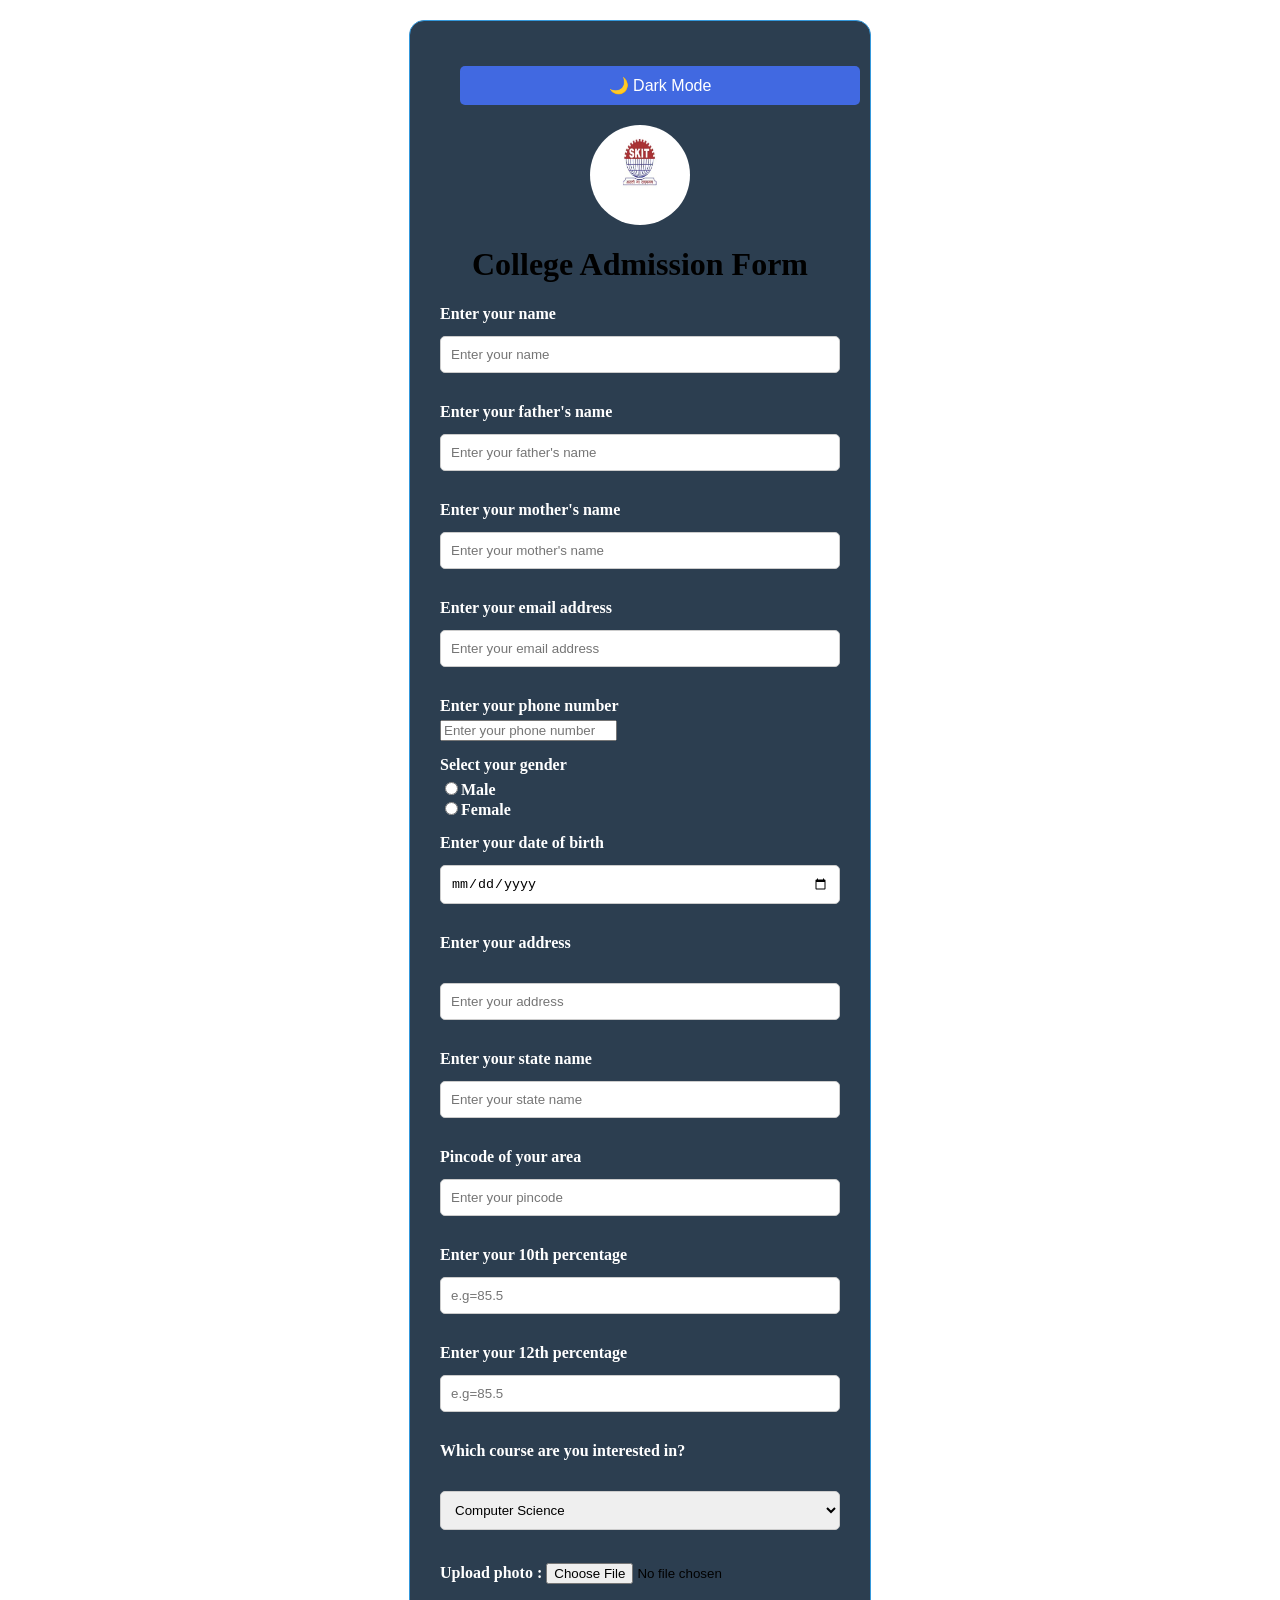
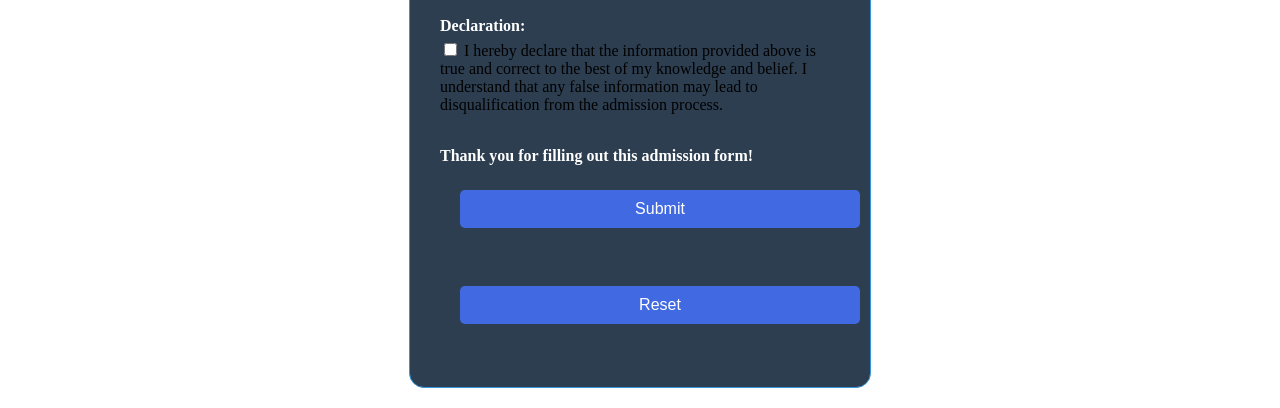
<file: Day 4/form.html>
<!DOCTYPE html>
<html lang="en">
<head>
    <meta charset="UTF-8">
    <meta name="viewport" content="width=device-width, initial-scale=1.0">
    <title>Admission Form</title>
</head>
<body>
   <style>
        /* body{
            /* margin: 0;
            background-image: url('background 5.jpg');
            background-size: cover;
            display: flex;
            justify-content: center;
            align-items: center;
            min-height: 100vh; */
            
    
        p ,label{
            color: white;
            margin-top:15px;
            margin-bottom: 5px;
            font-size: 16px;
            font-weight: bold;
        }
        .container{
            width:400px;
            background-color: #2c3e50;
            border:1px solid #3498db;
            border-radius: 15px;
            padding: 25px 30px 25px 30px;
            margin: 20px auto;
            box-shadow: 0 10 25px rgba(0,0,0,0.5);
        }
        h2{

            margin-bottom: 20px;
            text-align: center;
            color: white;
            text-shadow: 2px 2px 5px black;
            font-size: 32px; 
        }
        input[type="text"],
         input[type="email"], 
         input[type="number"],
          input[type="date"],
           select,
            textarea{
            width: 100%;
            padding: 10px;
            margin: 8px 0 15px;
            border: 1px solid #ccc;
            border-radius: 5px;
            box-sizing: border-box;
        }
        button{
            width: 100%;
            padding: 10px ;
            background-color:#00bcd4;
            color: white;
            border: none;
            border-radius: 8px;
            cursor: pointer;
            font-size: 16px;
            transition: 0.3s;
            align-items: center;
        }
        button:hover{
            background-color: #0097a7;
            transform: scale(1.05);
        }
        body {
    background-color: white;
    color: black;
    transition: 0.4s;
}

.dark-mode {
    background-color: #121212;
    color: white;
}

button {
    padding: 10px 20px;
    border: none;
    background: royalblue;
    color: white;
    cursor: pointer;
    border-radius: 5px;
    margin: 20px;
    align-items: center;
}

button:hover {
    background: darkblue;
}
        </style>
<body>
    <div class="container">
        <button id="themeBtn">🌙 Dark Mode</button>
        <img src="logo.png " alt="Logo" style="display: block; margin: 0 auto; width: 100px; height: 100px; border-radius: 50%;">
        <h1 align="center">College Admission Form</h1>
        <form id="admissionForm" action="" method="post">
        <p>Enter your name</p>
        <input type="text" id="name" placeholder ="Enter your name" required>
        <br>
        <p>Enter your father's name</p>
        <input type="text" id="fatherName" placeholder ="Enter your father's name" required>
        <br>
        <p>Enter your mother's name</p>
        <input type="text" id="motherName" placeholder ="Enter your mother's name" required>
        <br>
        <p>Enter your email address</p>
        <input type="email" id="email" placeholder ="Enter your email address" required>
        <br>
        <p>Enter your phone number</p>
        <input type="tel" id="phone" placeholder ="Enter your phone number" required>
        <br>
        <p>Select your gender</p>
        <label for ="id 100">
            <input type ="radio" value="male" name ="gender" id="100">Male
        </label>
        <br>        
        <label for ="id 101">
            <input type ="radio" value ="female" name ="gender" id="101">Female
        </label>
        <br>
        <p>Enter your date of birth</p>
        <input type ="date" id="dob" required>
        <br>
        <p>Enter your address</p>
        <br>
        <input type="text" id="address" placeholder ="Enter your address" required>
        <br>
        <p>Enter your state name</p>
        <input type="text" id="state" placeholder="Enter your state name" required>
        <br>
        <p>Pincode of your area </p>
        <input type="number" id="pincode" placeholder="Enter your pincode" required>
        <br>
        <p>Enter your 10th percentage</p>
        <input type="number" id="tenth" placeholder="e.g=85.5" min="0" max="100" step="0.001" required>
        <br>
        <p>Enter your 12th percentage</p>
        <input type="number" id="twelfth"  placeholder="e.g=85.5" min="0" max="100" step="0.001" required>
        <br>
        <p>Which course are you interested in?</p>
        <br>
        <select name ="course" id="course" required>
            <option value="computer_science">Computer Science</option>
            <br>
            <option value="mechanical_engineering">Mechanical Engineering</option>
            <br>
            <option value="civil_engineering">Civil Engineering</option>
            <br>
            <option value="electrical_engineering">Electrical Engineering</option>
            <br>
        </select>
        <br><br>
        <label>Upload photo :</label>
        <input type="file" name="photo" id="photo" accept =".jpg,.jpeg,.png" required> 
        <br><br>
        <p><b>Declaration:</b></p>
        <input type="checkbox" id="declaration" name="declaration" value="agree" required> I hereby declare that the information provided above is true and correct to the best of my knowledge and belief. I understand that any false information may lead to disqualification from the admission process.
        <br><br>
        <p><b>Thank you for filling out this admission form!</b></p>
        <button type="submit">Submit</button>
        <br><br>
         <button type="reset">Reset</button>
         <br><br>
         
    </form>
<script>
const form = document.getElementById("admissionForm");

form.addEventListener("submit", function(e) {

    e.preventDefault();   

    let name = document.getElementById("name").value.trim();
    let father = document.getElementById("fatherName").value.trim();
    let mother = document.getElementById("motherName").value.trim();
    let email = document.getElementById("email").value.trim();
    let phone = document.getElementById("phone").value.trim();
    let dob = document.getElementById("dob").value;
    let address = document.getElementById("address").value.trim();
    let state = document.getElementById("state").value.trim();
    let pincode = document.getElementById("pincode").value.trim();
    let tenth = document.getElementById("tenth").value;
    let twelfth = document.getElementById("twelfth").value;
    let photo = document.getElementById("photo").value;
    let declaration = document.getElementById("declaration").checked;

    let gender = document.querySelector('input[name="gender"]:checked');

    if(name.length < 3){
        alert("Enter a valid name.");
        return;
    }

    if(father.length < 3){
        alert("Enter a valid father's name.");
        return;
    }

    if(mother.length < 3){
        alert("Enter a valid mother's name.");
        return;
    }

    let emailPattern = /^[^ ]+@[^ ]+\.[a-z]{2,3}$/;
    if(!emailPattern.test(email)){
        alert("Enter a valid email.");
        return;
    }

    let phonePattern = /^[6-9]\d{9}$/;
    if(!phonePattern.test(phone)){
        alert("Phone number must be 10 digits.");
        return;
    }

    if(!gender){
        alert("Please select your gender.");
        return;
    }

    if(dob === ""){
        alert("Select your date of birth.");
        return;
    }

    if(address.length < 5){
        alert("Enter your address.");
        return;
    }

    if(state.length < 3){
        alert("Enter your state.");
        return;
    }

    if(!/^\d{6}$/.test(pincode)){
        alert("Pincode must be 6 digits.");
        return;
    }

    if(tenth < 0 || tenth > 100){
        alert("10th percentage must be between 0 and 100.");
        return;
    }

    if(twelfth < 0 || twelfth > 100){
        alert("12th percentage must be between 0 and 100.");
        return;
    }

    if(photo === ""){
        alert("Please upload your photo.");
        return;
    }

    if(!declaration){
        alert("Please accept the declaration.");
        return;
    }
    alert("Form Submitted Successfully!");

    window.location.href = "home.html";

});
let btn = document.getElementById("themeBtn");

// Page load hone par check karega
if (localStorage.getItem("theme") === "dark") {
    document.body.classList.add("dark-mode");
    btn.innerHTML = "☀️ Light Mode";
}

btn.addEventListener("click", function () {
    document.body.classList.toggle("dark-mode");

    if (document.body.classList.contains("dark-mode")) {
        btn.innerHTML = "☀️ Light Mode";
        localStorage.setItem("theme", "dark");
    } else {
        btn.innerHTML = "🌙 Dark Mode";
        localStorage.setItem("theme", "light");
    }
});
</script>
</html>    
</body>
</html>
</file>
<file: Day 5/style.css>
*{
    margin:0;
    padding:0;
    box-sizing:border-box;
    font-family:Arial, Helvetica, sans-serif;
}

body{
    background:#f4f6f9;
    color:#222;
    transition:0.4s;
}

header{
    background:#373152;
    color:white;
    text-align:center;
    padding:20px;
}

.top-bar{
    display:flex;
    justify-content:space-between;
    align-items:center;
    margin-top:15px;
    flex-wrap:wrap;
}

.top-bar h3{
    margin:10px;
}

#modeBtn{
    padding:10px 18px;
    border:none;
    border-radius:6px;
    cursor:pointer;
    background:white;
    color:#2b466d;
    font-weight:bold;
}

.search-box{
    width:90%;
    max-width:600px;
    margin:25px auto;
    display:flex;
    gap:10px;
    flex-wrap:wrap;
}

.search-box input{
    flex:1;
    padding:12px;
    border:2px solid #394455;
    border-radius:6px;
    font-size:16px;
}

.search-box button{
    padding:12px 18px;
    border:none;
    border-radius:6px;
    background:#0e1218;
    color:white;
    cursor:pointer;
    font-size:15px;
}

.search-box button:hover{
    background:#222529;
}

#message{
    text-align:center;
    color:rgb(97, 69, 69);
    font-size:20px;
    margin-bottom:20px;
    font-weight:bold;
}

#studentContainer{
    width:90%;
    margin:auto;
    display:grid;
    grid-template-columns:repeat(auto-fit,minmax(260px,1fr));
    gap:20px;
    padding-bottom:40px;
}

.card{
    background:white;
    border-radius:10px;
    padding:20px;
    box-shadow:0px 4px 10px rgba(0,0,0,0.2);
    transition:0.3s;
}

.card:hover{
    transform:translateY(-5px);
}

.card h2{
    color:#89b4ff;
    margin-bottom:12px;
}

.card p{
    margin:8px 0;
    font-size:16px;
}

.dark{
    background:#1b1b1b;
    color:white;
}

.dark header{
    background:#111;
}

.dark .card{
    background:#2b2b2b;
    color:white;
}

.dark #modeBtn{
    background:#0d6efd;
    color:white;
}

.dark .search-box input{
    background:#333;
    color:white;
    border:2px solid white;
}

@media(max-width:600px){

.top-bar{
    flex-direction:column;
}

.search-box{
    flex-direction:column;
}

.search-box button{
    width:100%;
}

}
</file>
